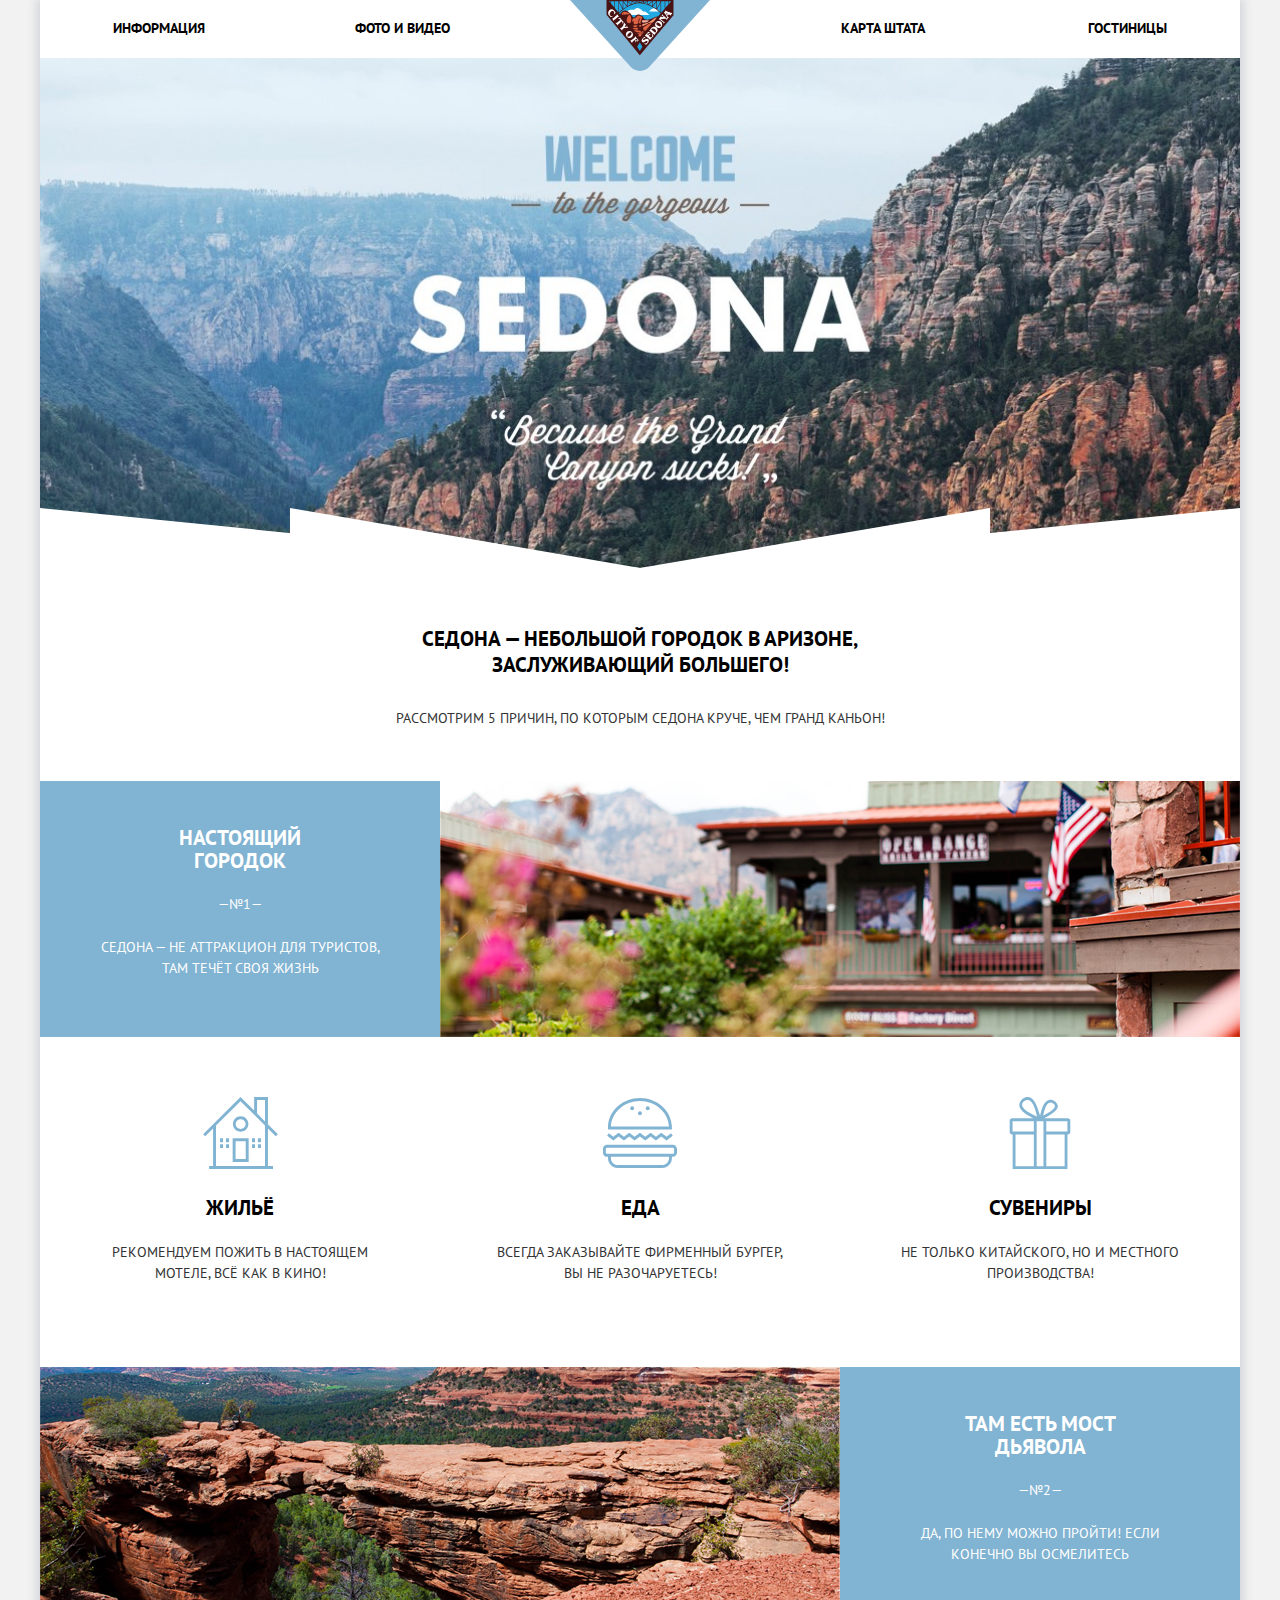
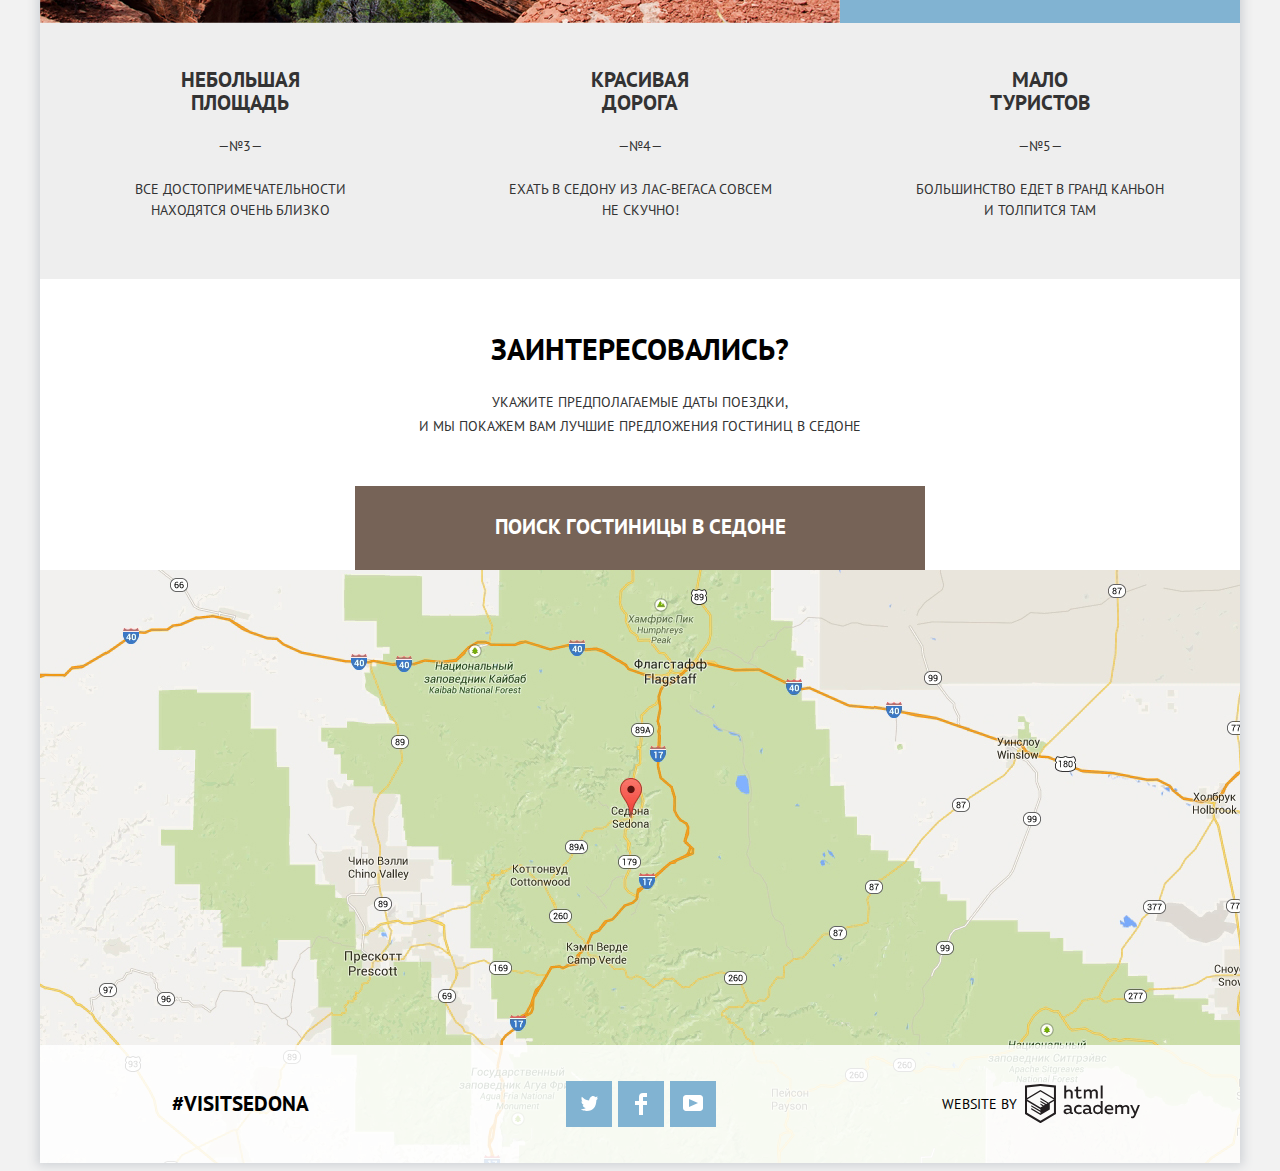
<file: index.html>
<!DOCTYPE html>
<html lang="ru">

<head>
  <meta charset="utf-8">
  <title>HTML Academy: Седона</title>
  <link href="https://fonts.googleapis.com/css?family=PT+Sans:400,700&display=swap&subset=cyrillic" rel="stylesheet">
  <link href="css/normalize.css" rel="stylesheet">
  <link href="css/style.min.css" rel="stylesheet">
</head>

<body>
  <div class="container shadow">
    <header class="container">
      <div class="site-header">
        <a href="#" class="header-logo"><img src="img/logo-sedona.svg" alt="city of sedona" width="140" height="71"></a>
        <nav>
          <ul class="main-menu">
            <li><a href="" class="item-left">информация</a></li>
            <li><a href="" class="item-left">фото и видео</a></li>
            <li><a href="catalog.html" class="item-right">гостиницы</a></li>
            <li><a href="" class="item-right">карта штата</a></li>
          </ul>
        </nav>
      </div>
    </header>
    <main class="container">
      <section class="info">
        <div class="welcome"><img src="img/welcome1.jpg" alt="welcome to the gorgeous Sedona" width="1200" height="512"></div>
        <h1>седона — небольшой городок в аризоне, заслуживающий большего!</h1>
        <p>рассмотрим 5 причин, по которым седона круче, чем гранд каньон!</p>
        <ul class="reasons">
          <li class="reason reason-first">
            <div class="reason-wrapper">
              <div class="reason-card">
                <h2>настоящий городок</h2>
                <span class="reason-number">—№1—</span>
                <p>седона — не аттракцион для туристов, там течёт своя жизнь</p>
              </div>
              <div class="reason-image"><img src="img/image-1.jpg" alt="Sedona" width="800" height="256"></div>
            </div>
            <ul class="reason-items">
              <li class="reason-item">
                <img src="img/icon-1.svg" alt="жильё" width="75" height="72">
                <h3>жильё</h3>
                <p>рекомендуем пожить в настоящем мотеле, всё как в кино!</p>
              </li>
              <li class="reason-item">
                <img src="img/icon-3.svg" alt="еда" width="74" height="72">
                <h3>еда</h3>
                <p>всегда заказывайте фирменный бургер, вы не разочаруетесь!</p>
              </li>
              <li class="reason-item">
                <img src="img/icon-2.svg" alt="сувениры" width="64" height="72">
                <h3>сувениры</h3>
                <p>не только китайского, но и местного производства!</p>
              </li>
            </ul>
          </li>
          <li class="reason reason-second">
            <div class="reason-image"><img src="img/image-2.jpg" alt="Мост дьявола" width="800" height="256"></div>
            <div class="reason-card">
              <h2>там есть мост дьявола</h2>
              <span class="reason-number">—№2—</span>
              <p>да, по нему можно пройти! если конечно вы осмелитесь</p>
            </div>
          </li>
          <li class="reason">
            <div class="reason-card">
              <h2>небольшая площадь</h2>
              <span class="reason-number">—№3—</span>
              <p>все достопримечательности находятся очень близко</p>
            </div>
          </li>
          <li class="reason">
            <div class="reason-card">
              <h2>красивая дорога</h2>
              <span class="reason-number">—№4—</span>
              <p>ехать в седону из лас-вегаса совсем не скучно!</p>
            </div>
          </li>
          <li class="reason">
            <div class="reason-card">
              <h2>мало туристов</h2>
              <span class="reason-number">—№5—</span>
              <p>большинство едет в гранд каньон и толпится там</p>
            </div>
          </li>
        </ul>
      </section>
      <section class="hotels">
        <span>заинтересовались?</span>
        <p>укажите предполагаемые даты поездки,<br>
          и мы покажем вам лучшие предложения гостиниц в седоне</p>
        <a href="#" class="popup-btn">поиск гостиницы в седоне</a>
        <form class="hotel-search modal-show">
          <ul class="hotel-date">
            <li>
              <label for="arrival">дата заезда:</label>
              <input type="text" name="arrival" placeholder="24 апреля 2017" value="" class="date-arrival" id="arrival">
              <button type="button" class="calendar"><svg class="calendar-icon" xmlns="http://www.w3.org/2000/svg" width="21" height="22" viewBox="0 0 21 22">
                  <path d="M19.251 2.025h-2.845V.648c0-.381-.294-.689-.656-.689-.363 0-.656.308-.656.689v1.377h-3.938V.648c0-.381-.294-.689-.655-.689-.363 0-.657.308-.657.689v1.377H5.906V.648c0-.381-.294-.689-.656-.689-.363 0-.657.308-.657.689v1.377H1.75C.784 2.025 0 2.847 0 3.862v16.302C0 21.179.784 22 1.75 22h17.501c.966 0 1.749-.821 1.749-1.836V3.862c0-1.015-.783-1.837-1.749-1.837zm.437 18.139a.448.448 0 0 1-.437.459H1.75a.45.45 0 0 1-.438-.459V3.862a.45.45 0 0 1 .438-.459h2.844v1.378c0 .381.294.689.657.689.362 0 .656-.308.656-.689V3.403h3.938v1.378c0 .381.294.689.657.689.361 0 .655-.308.655-.689V3.403h3.938v1.378c0 .381.293.689.656.689.362 0 .656-.308.656-.689V3.403h2.845c.241 0 .437.206.437.459v16.302z" />
                  <path d="M4.594 8.225h2.625v2.066H4.594zM4.594 11.668h2.625v2.067H4.594zM4.594 15.112h2.625v2.066H4.594zM9.188 15.112h2.625v2.066H9.188zM9.188 11.668h2.625v2.067H9.188zM9.188 8.225h2.625v2.066H9.188zM13.781 15.112h2.625v2.066h-2.625zM13.781 11.668h2.625v2.067h-2.625zM13.781 8.225h2.625v2.066h-2.625z" /></svg></button>
            </li>
            <li>
              <label for="departure">дата выезда:</label>
              <input type="text" name="departure" placeholder="4 июля 2017" class="date" value="" id="departure">
              <button type="button" class="calendar"><svg class="calendar-icon" xmlns="http://www.w3.org/2000/svg" width="21" height="22" viewBox="0 0 21 22">
                  <path d="M19.251 2.025h-2.845V.648c0-.381-.294-.689-.656-.689-.363 0-.656.308-.656.689v1.377h-3.938V.648c0-.381-.294-.689-.655-.689-.363 0-.657.308-.657.689v1.377H5.906V.648c0-.381-.294-.689-.656-.689-.363 0-.657.308-.657.689v1.377H1.75C.784 2.025 0 2.847 0 3.862v16.302C0 21.179.784 22 1.75 22h17.501c.966 0 1.749-.821 1.749-1.836V3.862c0-1.015-.783-1.837-1.749-1.837zm.437 18.139a.448.448 0 0 1-.437.459H1.75a.45.45 0 0 1-.438-.459V3.862a.45.45 0 0 1 .438-.459h2.844v1.378c0 .381.294.689.657.689.362 0 .656-.308.656-.689V3.403h3.938v1.378c0 .381.294.689.657.689.361 0 .655-.308.655-.689V3.403h3.938v1.378c0 .381.293.689.656.689.362 0 .656-.308.656-.689V3.403h2.845c.241 0 .437.206.437.459v16.302z" />
                  <path d="M4.594 8.225h2.625v2.066H4.594zM4.594 11.668h2.625v2.067H4.594zM4.594 15.112h2.625v2.066H4.594zM9.188 15.112h2.625v2.066H9.188zM9.188 11.668h2.625v2.067H9.188zM9.188 8.225h2.625v2.066H9.188zM13.781 15.112h2.625v2.066h-2.625zM13.781 11.668h2.625v2.067h-2.625zM13.781 8.225h2.625v2.066h-2.625z" /></svg></button>
            </li>
          </ul>
          <ul class="hotel-people">
            <li>
              <label for="adults">взрослые:</label>
              <button class="minus" type="button"></button>
              <input type="number" name="adults" id="adults" value="2" class="number">
              <button class="plus" type="button"></button>
            </li>
            <li>
              <label for="children">дети:</label>
              <button class="minus" type="button"></button>
              <input type="number" name="children" id="children" value="0" class="number">
              <button class="plus" type="button"></button>
            </li>
          </ul>
          <button type="submit" class="form-submit">найти</button>
        </form>
      </section>
      <section class="map">
        <iframe src="https://www.google.com/maps/embed?pb=!1m18!1m12!1m3!1d543429.9220506491!2d-112.12525789832424!3d34.862164228313574!2m3!1f0!2f0!3f0!3m2!1i1024!2i768!4f13.1!3m3!1m2!1s0x872da132f942b00d%3A0x5548c523fa6c8efd!2z0KHQtdC00L7QvdCwLCDQkNGA0LjQt9C-0L3QsCA4NjMzNiwg0KHQqNCQ!5e0!3m2!1sru!2sru!4v1572365495021!5m2!1sru!2sru" width="600" height="450" style="border:0;" allowfullscreen="" class="map-iframe"></iframe>
        <img src="img/map.jpg" alt="Карта Седоны" width="1200" height="593" class="maps">
      </section>
    </main>
    <footer class="container">
      <div class="site-footer">
        <p class="hashtag">#visitsedona</p>
        <ul class="contacts">
          <li><a href="#" class="social-button btn-tw" aria-label="twitter"><img src="img/twitter.svg" alt="Twitter" width="17" height="15"></a></li>
          <li><a href="#" class="social-button btn-fb" aria-label="Facebook"><img src="img/fb-icon.svg" alt="Facebook" width="12" height="22"></a></li>
          <li><a href="#" class="social-button btn-YT" aria-label="YouTube"><img src="img/youtube.svg" alt="YouTube" width="20" height="16"></a></li>
        </ul>
        <div class="footer-copyright">
          <p>website by</p>
          <a class="button" href="https://htmlacademy.ru/intensive/htmlcss" aria-label="HTML Academy"><svg class="footer-logo" id="Layer_1" data-name="Layer 1" xmlns="http://www.w3.org/2000/svg" viewBox="0 0 108.08 36.85">
              <title>logo-htmlacademy-small1</title>
              <path d="M44.61,26.88a2,2,0,0,0,.55-0.1v1.33a3.25,3.25,0,0,1-1.18.21,1.67,1.67,0,0,1-1.67-1,4.84,4.84,0,0,1-3.14,1.08c-1.51,0-2.91-.83-2.91-2.55,0-2.13,2-2.79,3.71-2.79a11.08,11.08,0,0,1,2.17.25v-0.3c0-1-.76-1.77-2.19-1.77a7.42,7.42,0,0,0-3,.64v-1.7a10.21,10.21,0,0,1,3.19-.55c2.36,0,3.81,1.12,3.81,3.65v3a0.54,0.54,0,0,0,.49.59h0.17Zm-6.44-1.13A1.35,1.35,0,0,0,39.63,27h0.11a3.39,3.39,0,0,0,2.41-1V24.58a9.72,9.72,0,0,0-1.81-.21c-1,0-2.16.33-2.16,1.38h0Zm12.36-6.11a5,5,0,0,1,2.57.64V22a4.08,4.08,0,0,0-2.3-.7,2.75,2.75,0,1,0,0,5.49,5,5,0,0,0,2.43-.64v1.71a6.27,6.27,0,0,1-2.76.57A4.21,4.21,0,0,1,46,24.51q0-.21,0-0.41a4.32,4.32,0,0,1,4.18-4.46h0.38Zm12.17,7.24a2,2,0,0,0,.55-0.1v1.33a3.25,3.25,0,0,1-1.18.21,1.67,1.67,0,0,1-1.67-1,4.84,4.84,0,0,1-3.14,1.08c-1.51,0-2.91-.83-2.91-2.55,0-2.13,2-2.79,3.71-2.79a11.08,11.08,0,0,1,2.17.25v-0.3c0-1-.76-1.77-2.19-1.77a7.42,7.42,0,0,0-3,.64v-1.7a10.21,10.21,0,0,1,3.19-.55c2.36,0,3.81,1.12,3.81,3.65v3a0.54,0.54,0,0,0,.49.59h0.17Zm-6.44-1.13A1.35,1.35,0,0,0,57.73,27h0.11a3.39,3.39,0,0,0,2.41-1V24.58a9.72,9.72,0,0,0-1.81-.21c-1.06,0-2.16.33-2.16,1.38h0ZM73,16V28.2H71.35V26.88a3.88,3.88,0,0,1-3.19,1.54,4.4,4.4,0,0,1,0-8.78,3.81,3.81,0,0,1,3,1.3V16H73Zm-4.53,5.22a2.76,2.76,0,1,0,0,5.52A2.86,2.86,0,0,0,71.15,25V23A2.91,2.91,0,0,0,68.49,21.27ZM79,19.64c3.31,0,4.46,2.68,3.92,5.09H76.7c0.21,1.5,1.67,2.11,3.19,2.11a6.11,6.11,0,0,0,2.64-.59v1.6a7.14,7.14,0,0,1-3,.57C77,28.42,74.78,27,74.78,24a4.18,4.18,0,0,1,4-4.39H79Zm0.09,1.54a2.28,2.28,0,0,0-2.44,2.1v0.06H81.3A2,2,0,0,0,79.13,21.18Zm5.73,7V19.87h1.65v1a3.81,3.81,0,0,1,2.78-1.27A2.86,2.86,0,0,1,91.89,21a4.12,4.12,0,0,1,2.91-1.33A3.06,3.06,0,0,1,98,23V28.2h-1.9V23.05a1.59,1.59,0,0,0-1.42-1.75H94.42a2.8,2.8,0,0,0-2.07,1.12V28.2h-1.9V23.05A1.59,1.59,0,0,0,89,21.31H88.8a3,3,0,0,0-2.21,1.29v5.63H84.86Zm21.31-8.33h1.9l-3.91,9.46c-0.9,2.17-2.09,2.86-3.35,2.86a4.76,4.76,0,0,1-1.1-.14V30.46a2.86,2.86,0,0,0,.85.12c0.9,0,1.58-.64,2.07-1.9l0.17-.42-4-8.4h2l2.86,6.29ZM38.73,1.46V6.22a3.81,3.81,0,0,1,2.7-1.14,3.25,3.25,0,0,1,3.44,3.4v5.15H43V8.72a1.81,1.81,0,0,0-1.61-2h-0.3a2.93,2.93,0,0,0-2.32,1.39v5.52h-1.9V1.46h1.9ZM49.94,2.31v3h3V6.91h-3v3.81c0,1.1.5,1.46,1.58,1.46a4.49,4.49,0,0,0,1.69-.33v1.6A6.8,6.8,0,0,1,51,13.8a2.55,2.55,0,0,1-2.86-2.74V6.89H46.58V5.26h1.5V2.74Zm5.4,11.31V5.28H57v1A3.81,3.81,0,0,1,59.77,5a2.86,2.86,0,0,1,2.6,1.33A4.12,4.12,0,0,1,65.28,5,3.06,3.06,0,0,1,68.44,8.4v5.21h-1.9V8.46a1.59,1.59,0,0,0-1.42-1.75H64.89a2.8,2.8,0,0,0-2.07,1.12v5.78h-1.9V8.46A1.59,1.59,0,0,0,59.5,6.71H59.27A3,3,0,0,0,57.06,8v5.63H55.34ZM71.17,1.45H73V13.6H71.17V1.45ZM14.71,0H14.55L0,1.54V28.21l14.55,8.66,14.55-8.66V1.54Zm12.5,27.1L14.55,34.64,1.9,27.12V16.18l12.59,7.5V25L5.86,19.9v1.31l8.68,5.21v1.39L5.87,22.65V24l8.68,5.21,8.75-5.24V18.31L27.2,16V27.12Zm0-12.53-3.48,2-1.6,1L14.51,13v1.31L21,18.23H21l-0.14.09-1,.54-5.37-3.2V17l4.24,2.52-1,.67-3.2-1.9v1.31l2.1,1.24L14.5,22.1,2,14.65,14.51,7.11Zm0-1.32L14.49,5.76,1.91,13.25v-10L14.56,1.92,27.21,3.25v10h0Z" transform="translate(0 -0.02)" />
            </svg></a>
        </div>
      </div>
    </footer>
  </div>
  <script src="js/popup.min.js"></script>
</body>

</html>
</file>
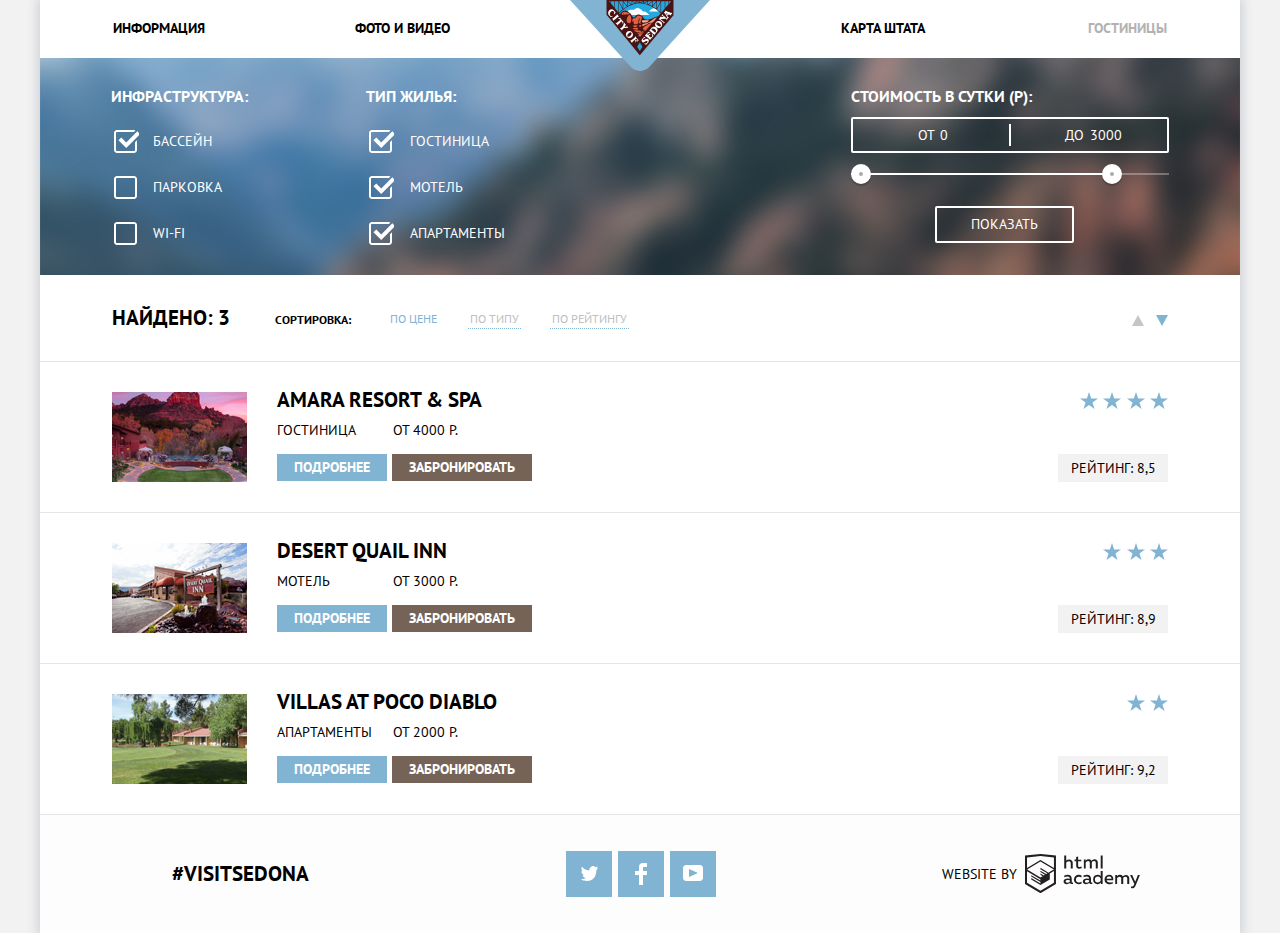
<file: catalog.html>
<!DOCTYPE html>
<html lang="ru">

<head>
  <meta charset="utf-8">
  <title>HTML Academy: Седона</title>
  <link href="https://fonts.googleapis.com/css?family=PT+Sans:400,700&display=swap&subset=cyrillic" rel="stylesheet">
  <link href="css/normalize.css" rel="stylesheet">
  <link href="css/style.min.css" rel="stylesheet">
</head>

<body>
  <div class="container shadow">
    <header class="container">
      <div class="site-header">
        <a href="index.html" class="header-logo" aria-label="главная страница"><img src="img/logo-sedona.svg" alt="city of sedona" width="140" height="71"></a>
        <nav>
          <ul class="main-menu">
            <li><a href="" class="item-left">информация</a></li>
            <li><a href="" class="item-left">фото и видео</a></li>
            <li><a href="#" class="item-right active">гостиницы</a></li>
            <li><a href="" class="item-right">карта штата</a></li>
          </ul>
        </nav>
      </div>
    </header>
    <main class="container">
      <h1 class="visually-hidden">гостиницы седоны</h1>
      <section class="catalog-filter">
        <h2 class="visually-hidden">фильтр</h2>
        <form class="filter">
          <fieldset>
            <legend>инфраструктура:</legend>
            <ul>
              <li class="filter-item">
                <input type="checkbox" name="pool" class="list-input hidden" id="pool" checked>
                <label class="list-label" for="pool">бассейн</label>
              </li>
              <li class="filter-item">
                <input type="checkbox" name="parking" class="list-input hidden" id="parking">
                <label class="list-label" for="parking">парковка</label>
              </li>
              <li class="filter-item">
                <input type="checkbox" name="wi-fi" class="list-input hidden" id="wi-fi">
                <label class="list-label" for="wi-fi">wi-fi</label>
              </li>
            </ul>
          </fieldset>
          <fieldset>
            <legend>тип жилья:</legend>
            <ul class="type-house">
              <li class="filter-item">
                <input type="checkbox" name="hotel" class="list-input hidden" id="hotel" checked>
                <label class="list-label" for="hotel">гостиница</label>
              </li>
              <li class="filter-item">
                <input type="checkbox" name="motel" class="list-input hidden" id="motel" checked>
                <label class="list-label" for="motel">мотель</label>
              </li>
              <li class="filter-item">
                <input type="checkbox" name="apartments" class="list-input hidden" id="apartments" checked>
                <label class="list-label" for="apartments">апартаменты</label>
              </li>
            </ul>
          </fieldset>
          <div class="range">
            <fieldset class="filter-range">
              <legend class="filter-range-title">Стоимость в сутки (р):</legend>
              <div class="price-controls">
                <label class="min-price">от <input type="text" name="min-price" value="0"></label>
                <label class="max-price">до <input type="text" name="max-price" value="3000"></label>
              </div>
              <div class="range-controls">
                <div class="scale">
                  <div class="bar"></div>
                </div>
                <div class="range-toggle range-toggle-min"></div>
                <div class="range-toggle range-toggle-max"></div>
              </div>
            </fieldset>
            <button class="btn-transparent" type="submit">Показать</button>
          </div>
        </form>
      </section>
      <section class="sorting">
        <p class="result">найдено:<span> 3</span></p>
        <h2>сортировка:</h2>
        <ul class="sorting-btn">
          <li><button class="btn active" type="button">по цене</button></li>
          <li><button class="btn" type="button">по типу</button></li>
          <li><button class="btn" type="button">по рейтингу</button></li>
        </ul>
        <div class="arrows">
          <button class="arrow up" type="button" aria-label="по возрастанию"></button>
          <button class="arrow down active" type="button" aria-label="по убыванию"></button>
        </div>
      </section>
      <section class="catalog">
        <h2 class="visually-hidden">список гостиниц</h2>
        <ul class="hotels-list">
          <li class="list-item">
            <img src="img/hotel1.jpg" alt="фото amara resort & spa" width="135" height="90">
            <div class="item-info">
              <a href="" class="title">amara resort & spa</a>
              <span class="item-category">гостиница</span>
              <span class="item-price">от 4000 Р.</span>
              <a href="#" class="item-btn detail">подробнее</a>
              <a href="#" class="item-btn reservation">забронировать</a>
            </div>
            <div class="item-rating">
              <ul class="rating-stars">
                <li class="star"></li>
                <li class="star"></li>
                <li class="star"></li>
                <li class="star"></li>
              </ul>
              <div class="rating">рейтинг: 8,5</div>
            </div>
          </li>
          <li class="list-item">
            <img src="img/hotel2.jpg" alt="фото desert quail inn" width="135" height="90">
            <div class="item-info">
              <a href="" class="title">desert quail inn</a>
              <span class="item-category">мотель</span>
              <span class="item-price">от 3000 Р.</span>
              <a href="#" class="item-btn detail">подробнее</a>
              <a href="#" class="item-btn reservation">забронировать</a>
            </div>
            <div class="item-rating">
              <ul class="rating-stars">
                <li class="star"></li>
                <li class="star"></li>
                <li class="star"></li>
              </ul>
              <div class="rating">рейтинг: 8,9</div>
            </div>
          </li>
          <li class="list-item">
            <img src="img/hotel3.jpg" alt="фото villas at poco diablo" width="135" height="90">
            <div class="item-info">
              <a href="" class="title">villas at poco diablo</a>
              <span class="item-category">апартаменты</span>
              <span class="item-price">от 2000 Р.</span>
              <a href="#" class="item-btn detail">подробнее</a>
              <a href="#" class="item-btn reservation">забронировать</a>
            </div>
            <div class="item-rating">
              <ul class="rating-stars">
                <li class="star"></li>
                <li class="star"></li>
              </ul>
              <div class="rating">рейтинг: 9,2</div>
            </div>
          </li>
        </ul>
      </section>
    </main>
    <footer class="container">
      <div class="site-footer">
        <p class="hashtag">#visitsedona</p>
        <ul class="contacts">
          <li><a href="#" class="social-button btn-tw" aria-label="Twitter"><img src="img/twitter.svg" alt="Twitter" width="17" height="15"></a></li>
          <li><a href="#" class="social-button btn-fb" aria-label="Facebook"><img src="img/fb-icon.svg" alt="Facebook" width="12" height="22"></a></li>
          <li><a href="#" class="social-button btn-YT" aria-label="YouTube"><img src="img/youtube.svg" alt="YouTube" width="20" height="16"></a></li>
        </ul>
        <div class="footer-copyright">
          <p>website by</p>
          <a class="button" href="https://htmlacademy.ru/intensive/htmlcss" aria-label="HTML Academy"><svg class="footer-logo" id="Layer_1" data-name="Layer 1" xmlns="http://www.w3.org/2000/svg" viewBox="0 0 108.08 36.85">
              <title>logo-htmlacademy-small1</title>
              <path d="M44.61,26.88a2,2,0,0,0,.55-0.1v1.33a3.25,3.25,0,0,1-1.18.21,1.67,1.67,0,0,1-1.67-1,4.84,4.84,0,0,1-3.14,1.08c-1.51,0-2.91-.83-2.91-2.55,0-2.13,2-2.79,3.71-2.79a11.08,11.08,0,0,1,2.17.25v-0.3c0-1-.76-1.77-2.19-1.77a7.42,7.42,0,0,0-3,.64v-1.7a10.21,10.21,0,0,1,3.19-.55c2.36,0,3.81,1.12,3.81,3.65v3a0.54,0.54,0,0,0,.49.59h0.17Zm-6.44-1.13A1.35,1.35,0,0,0,39.63,27h0.11a3.39,3.39,0,0,0,2.41-1V24.58a9.72,9.72,0,0,0-1.81-.21c-1,0-2.16.33-2.16,1.38h0Zm12.36-6.11a5,5,0,0,1,2.57.64V22a4.08,4.08,0,0,0-2.3-.7,2.75,2.75,0,1,0,0,5.49,5,5,0,0,0,2.43-.64v1.71a6.27,6.27,0,0,1-2.76.57A4.21,4.21,0,0,1,46,24.51q0-.21,0-0.41a4.32,4.32,0,0,1,4.18-4.46h0.38Zm12.17,7.24a2,2,0,0,0,.55-0.1v1.33a3.25,3.25,0,0,1-1.18.21,1.67,1.67,0,0,1-1.67-1,4.84,4.84,0,0,1-3.14,1.08c-1.51,0-2.91-.83-2.91-2.55,0-2.13,2-2.79,3.71-2.79a11.08,11.08,0,0,1,2.17.25v-0.3c0-1-.76-1.77-2.19-1.77a7.42,7.42,0,0,0-3,.64v-1.7a10.21,10.21,0,0,1,3.19-.55c2.36,0,3.81,1.12,3.81,3.65v3a0.54,0.54,0,0,0,.49.59h0.17Zm-6.44-1.13A1.35,1.35,0,0,0,57.73,27h0.11a3.39,3.39,0,0,0,2.41-1V24.58a9.72,9.72,0,0,0-1.81-.21c-1.06,0-2.16.33-2.16,1.38h0ZM73,16V28.2H71.35V26.88a3.88,3.88,0,0,1-3.19,1.54,4.4,4.4,0,0,1,0-8.78,3.81,3.81,0,0,1,3,1.3V16H73Zm-4.53,5.22a2.76,2.76,0,1,0,0,5.52A2.86,2.86,0,0,0,71.15,25V23A2.91,2.91,0,0,0,68.49,21.27ZM79,19.64c3.31,0,4.46,2.68,3.92,5.09H76.7c0.21,1.5,1.67,2.11,3.19,2.11a6.11,6.11,0,0,0,2.64-.59v1.6a7.14,7.14,0,0,1-3,.57C77,28.42,74.78,27,74.78,24a4.18,4.18,0,0,1,4-4.39H79Zm0.09,1.54a2.28,2.28,0,0,0-2.44,2.1v0.06H81.3A2,2,0,0,0,79.13,21.18Zm5.73,7V19.87h1.65v1a3.81,3.81,0,0,1,2.78-1.27A2.86,2.86,0,0,1,91.89,21a4.12,4.12,0,0,1,2.91-1.33A3.06,3.06,0,0,1,98,23V28.2h-1.9V23.05a1.59,1.59,0,0,0-1.42-1.75H94.42a2.8,2.8,0,0,0-2.07,1.12V28.2h-1.9V23.05A1.59,1.59,0,0,0,89,21.31H88.8a3,3,0,0,0-2.21,1.29v5.63H84.86Zm21.31-8.33h1.9l-3.91,9.46c-0.9,2.17-2.09,2.86-3.35,2.86a4.76,4.76,0,0,1-1.1-.14V30.46a2.86,2.86,0,0,0,.85.12c0.9,0,1.58-.64,2.07-1.9l0.17-.42-4-8.4h2l2.86,6.29ZM38.73,1.46V6.22a3.81,3.81,0,0,1,2.7-1.14,3.25,3.25,0,0,1,3.44,3.4v5.15H43V8.72a1.81,1.81,0,0,0-1.61-2h-0.3a2.93,2.93,0,0,0-2.32,1.39v5.52h-1.9V1.46h1.9ZM49.94,2.31v3h3V6.91h-3v3.81c0,1.1.5,1.46,1.58,1.46a4.49,4.49,0,0,0,1.69-.33v1.6A6.8,6.8,0,0,1,51,13.8a2.55,2.55,0,0,1-2.86-2.74V6.89H46.58V5.26h1.5V2.74Zm5.4,11.31V5.28H57v1A3.81,3.81,0,0,1,59.77,5a2.86,2.86,0,0,1,2.6,1.33A4.12,4.12,0,0,1,65.28,5,3.06,3.06,0,0,1,68.44,8.4v5.21h-1.9V8.46a1.59,1.59,0,0,0-1.42-1.75H64.89a2.8,2.8,0,0,0-2.07,1.12v5.78h-1.9V8.46A1.59,1.59,0,0,0,59.5,6.71H59.27A3,3,0,0,0,57.06,8v5.63H55.34ZM71.17,1.45H73V13.6H71.17V1.45ZM14.71,0H14.55L0,1.54V28.21l14.55,8.66,14.55-8.66V1.54Zm12.5,27.1L14.55,34.64,1.9,27.12V16.18l12.59,7.5V25L5.86,19.9v1.31l8.68,5.21v1.39L5.87,22.65V24l8.68,5.21,8.75-5.24V18.31L27.2,16V27.12Zm0-12.53-3.48,2-1.6,1L14.51,13v1.31L21,18.23H21l-0.14.09-1,.54-5.37-3.2V17l4.24,2.52-1,.67-3.2-1.9v1.31l2.1,1.24L14.5,22.1,2,14.65,14.51,7.11Zm0-1.32L14.49,5.76,1.91,13.25v-10L14.56,1.92,27.21,3.25v10h0Z" transform="translate(0 -0.02)" />
            </svg></a>
        </div>
      </div>
    </footer>
  </div>
</body>

</html>
</file>
<file: css/style.min.css>
body{padding:0;margin:0;font-family:'PT Sans',Arial,sans-serif;font-size:14px;line-height:26px;text-transform:uppercase;background-color:#f2f2f2}a{text-decoration:none}.container.shadow{box-shadow:0 0 10px 3px #cfd2d6}.container{width:1200px;margin:0 auto}.visually-hidden{position:absolute;width:1px;height:1px;margin:-1px;border:0;padding:0;white-space:nowrap;overflow:hidden}.site-header{position:relative;display:flex;min-height:56px;padding:0 73px;background-color:#fff}.header-logo{position:absolute;top:0;left:50%;transform:translateX(-50%);z-index:1}.header-logo:focus{outline:none}.main-menu{width:1054px;margin:0;padding:0;list-style:none;font-weight:700}.main-menu .active{color:#b2b2b2}.main-menu li{width:242px;padding-top:15px;padding-bottom:17px;color:#000;background-color:#fff}.main-menu a{color:#000}.main-menu a:hover,.main-menu a:focus{color:#81b3d2;outline:none}.main-menu li:nth-child(4n+1),.main-menu li:nth-child(4n+2){float:left}.main-menu li:nth-child(4n+3),.main-menu li:nth-child(4n+4){float:right;text-align:right}.main-menu a:active{color:#b2b2b2}.info{background-color:#fff;text-align:center;color:#333}.welcome{position:relative}.welcome::before{content:"";position:absolute;left:0;bottom:0;width:0;height:0;border:600px solid #fff;border-top:60px solid transparent;border-bottom:10px solid #fff}.welcome::after{content:"";position:absolute;left:250px;bottom:0;width:0;height:0;border:350px solid #fff;border-top:60px solid transparent;border-bottom:10px solid #fff}.info h1,.info h3{font-size:21px;line-height:26px;font-weight:700;color:#000;margin:0}.info h1{width:450px;margin:0 auto;margin-top:48px;margin-bottom:27px}.info h2{line-height:23px;margin:0 auto;width:160px;margin-bottom:19px}.reason-second h2{width:151px}.info p{margin-bottom:50px}.reasons p{line-height:21px;margin:0;margin-top:20px}.reasons,.reason-items{list-style:none;margin:0;padding:0;display:flex;flex-wrap:wrap}.reason-card{width:302px;min-height:166px;padding:45px 49px}.reasons .reason:nth-child(3) .reason-card,.reasons .reason:nth-child(4) .reason-card{padding:45px 65px;width:270px}.reasons .reason:nth-child(5) .reason-card{padding:45px 75px;width:250px}.reasons .reason:nth-child(5) h2{width:140px}.reason-item{width:298px;min-height:210px;padding:60px 51px}.reason-item h3{margin:18px auto;margin-bottom:21px}.reason-image{width:800px;height:256px}.reason-first{display:flex;flex-direction:column}.reason-second{display:flex}.reason-wrapper{display:flex}.reason{background-color:#eee}.reason-items{background-color:#fff}.reason-first .reason-card,.reason-second .reason-card{color:#fff;background-color:#81b3d2}.hotels{position:relative;background-color:#fff;text-align:center;padding-top:55px}.hotels span{font-size:30px;line-height:30px;font-weight:700}.hotels p{line-height:24px;color:#333;margin-top:22px;margin-bottom:48px}.popup-btn{display:block;padding-top:28px;padding-bottom:29.5px;margin:0 auto;width:570px;font-size:21px;line-height:26px;font-weight:700;color:#fff;background-color:#766357;outline:none;z-index:4}.popup-btn:hover,.popup-btn:focus{background-color:#604e43}.popup-btn:active{color:#766860;background-color:#503e33}.hotel-search{display:none;position:absolute;top:100%;left:26.25%;width:457px;margin:0 auto;font-weight:700;padding:55px;padding-left:58px;text-align:left;z-index:3;background-color:#fff}.modal-show{display:block;animation:bounce 0.6s}@keyframes bounce{0%{transform:translateY(-60px)}70%{transform:translateY(30px)}90%{transform:translateY(-10px)}100%{transform:translateY(0)}}.hotel-search ul{list-style:none;padding:0}.hotel-search li{margin-bottom:27.5px}.hotel-search input{font:inherit;text-transform:uppercase;background-color:#f2f2f2;border:none;outline:none}.hotel-search input:hover{background-color:#ebebeb}.hotel-search input:focus{background-color:#fff;border:2px solid #e5e5e5}.hotel-search input::placeholder{color:#000;text-transform:uppercase}.hotel-date{margin:0;margin-bottom:32px}.hotel-date input{width:333px;padding-left:8px;padding-top:6px;padding-bottom:3px;border:2px solid transparent}.hotel-date li{position:relative;display:flex;justify-content:space-between}.hotel-date label{padding-top:7px}.hotel-date .date{margin-left:13.5px}.hotel-date .date-arrival{margin-left:17px}.hotel-people{display:flex;margin:0}.hotel-people label{margin-top:5px}.hotel-people li{width:225px;position:relative;display:flex}.hotel-people li:last-child{margin-left:auto;padding-left:45px;width:180px}.hotel-people .number{width:110px;text-align:center;padding-top:4px;padding-bottom:3px;border:2px solid transparent;margin-left:auto}.number[type=number]::-webkit-inner-spin-button,.number[type=number]::-webkit-outer-spin-button{-webkit-appearance:none;margin:0}.number[type="number"]{-moz-appearance:textfield}.minus{position:absolute;top:0;right:75px;outline:none;border:none;padding:0;background-color:transparent;width:38px;height:38px}.minus::before{content:"";position:absolute;top:17px;left:13px;background-color:#a9a9a9;width:12px;height:3px}.plus{position:absolute;top:0;right:0;outline:none;border:none;padding:0;background-color:transparent;width:38px;height:38px}.plus::before{content:"";position:absolute;left:17px;top:14px;width:3px;height:11px;background-color:#a9a9a9}.plus::after{content:"";position:absolute;left:13px;top:18px;background-color:#a9a9a9;width:11px;height:3px}.plus:hover::after,.plus:hover::before,.minus:hover::before,.plus:focus::after,.plus:focus::before,.minus:focus::before{background-color:#000}.plus:active::after,.plus:active::before,.minus:active::before{background-color:#81b3d2}.calendar{border:none;outline:none;position:absolute;top:0;right:0;width:38px;height:38px;background-color:transparent}.calendar-icon{fill:#ccc}.calendar:hover .calendar-icon,.calendar:focus .calendar-icon{fill:#000}.calendar:active .calendar-icon{fill:#c8deeb}.form-submit{width:456px;padding-top:16px;padding-bottom:18px;margin-top:25px;font-size:21px;line-height:26px;font-weight:700;color:#fff;background-color:#81b3d2;border:none;outline:none;text-transform:uppercase}.form-submit:hover,.form-submit:focus{background-color:#669ec0}.form-submit:active{color:#7aadcb;background-color:#5496bd}.map{position:relative;max-height:475px}.map-iframe{position:absolute;top:0;left:0;z-index:2;width:100%;height:475px}.site-footer{position:relative;display:flex;text-align:center;padding-top:36px;padding-bottom:36px;z-index:1}.site-footer::before{content:"";position:absolute;top:0;left:0;width:100%;height:100%;background-color:#fff;opacity:.85;z-index:-1}.hashtag{margin:0;padding-top:10px;font-size:21px;line-height:26px;font-weight:700;width:400px}.contacts{margin:0 auto;padding:0;display:flex;justify-content:space-between;flex-wrap:wrap;list-style:none;width:150px;min-height:45px}.contacts a{display:block;width:46px;height:26px;padding-top:12px;padding-bottom:8px;outline:none;background-color:#81b3d2}.contacts a:hover,.contacts a:focus{background-color:#669ec0}.contacts li:active{background-color:#5496bd}.footer-copyright{width:198px;display:flex;justify-content:space-between;margin:0 100px;padding-top:3px}.footer-copyright p{margin:0;padding-top:7px}.footer-copyright .button{width:115px;height:41px;outline:none}.footer-logo{fill:#231f20}.footer-copyright .button:hover .footer-logo,.footer-copyright .button:focus .footer-logo{fill:#98c1da}.footer-copyright .button:active .footer-logo{fill:#bdbbbc}.sorting{display:flex;padding:30px 72px;background-color:#fff}.sorting .result{margin:0;font-size:21px;line-height:26px;font-weight:700;width:135px}.sorting h2{font-size:12px;line-height:18px;margin:0;padding-left:28px;padding-right:5px;padding-top:6px}.sorting-btn{display:flex;margin:0;margin-left:32px;padding:0;list-style:none}.sorting-btn .btn{margin-right:29px;padding:0 2px;font-size:12px;line-height:18px;color:silver;text-transform:uppercase;border:none;outline:none;background-color:#fff;border-bottom:1px dotted #81b3d2}.sorting-btn .btn:hover,.sorting-btn .btn:focus{color:#81b3d2}.sorting-btn .btn:active{color:#000;border:none}.btn.active{color:#81b3d2;border:none}.arrows{display:flex;margin-left:auto;padding-top:10px}.arrows .arrow{padding:0;margin-left:12px;background-color:#fff;outline:none;width:0;height:0;border:6px solid #c5c5c5;border-top-width:0;border-color:transparent;border-bottom-color:#c5c5c5;border-bottom-width:11px}.arrows .arrow:hover,.arrows .arrow:focus{border-bottom-color:#000}.arrows .arrow:active{border-bottom-color:#81b3d2}.arrow.active{border-bottom-color:#81b3d2}.arrow.down{transform:rotate(180deg)}.catalog{background-color:#fff}.hotels-list,.rating-stars{font-size:14px;line-height:21px;list-style:none;margin:0;padding:0}.item-rating{display:flex;flex-direction:column;justify-content:space-between}.rating{background-color:#f2f2f2;width:110px;text-align:center;padding-top:4px;padding-bottom:3px}.rating-stars{display:flex;justify-content:flex-end;flex-wrap:wrap;height:18px}.star{width:18px;height:30px;margin-left:5.5px;background:url(../img/star.svg) no-repeat 0 0}.item-info .title{font-size:21px;line-height:26px;font-weight:700;color:#000;margin-top:-5px;margin-bottom:6px}.item-info .title:hover,.item-info .title:focus{color:#81b3d2;outline:none}.item-info .title:active{color:#b2b2b2}.item-btn{color:#fff;font-weight:700;margin:0;padding:0 17px;padding-top:3px;height:24px}.item-btn.detail{background-color:#81b3d2;margin-right:5px}.item-btn.detail:hover,.item-btn.detail:focus{background-color:#669ec0;outline:none}.item-btn.detail:active{color:#88b6d1;background-color:#5496bd}.item-btn.reservation{background-color:#766357}.item-btn.reservation:hover,.item-btn.reservation:focus{background-color:#604e43;outline:none}.item-btn.reservation:active{color:#857871;background-color:#503e33}.list-item{display:flex;border-bottom:1px solid #e5e5e5;padding:30px 72px}.list-item:first-child{border-top:1px solid #e5e5e5}.item-info{display:flex;flex-wrap:wrap;width:260px;padding-left:30px}.item-category{width:116px;margin-bottom:11px}.item-rating{margin-left:auto}.catalog-filter{min-height:162px;padding:28px 71px;padding-bottom:6px;color:#fff;background-color:#3f769f;background:url(../img/filter-background.jpg) no-repeat 0 -60px}.filter{display:flex;flex-wrap:wrap}.filter fieldset{width:255px;border:none;padding:0;margin:0}.filter ul{font-size:14px;line-height:21px;list-style:none;padding:0;margin:0}.filter legend{font-size:16px;line-height:21px;font-weight:700;margin-bottom:24px}.filter label{margin-left:24.5px}.type-house label{margin-left:27px}.filter-item{position:relative;padding-bottom:25px}.list-input.hidden{opacity:0}.list-label::before{position:absolute;content:"";top:-1px;left:3px;width:25px;height:25px;background:url(../img/checkbox-off.svg) no-repeat 0 0}.list-input:focus~.list-label{outline:2px solid #4D90FE}.list-input:checked~.list-label::before{background:url(../img/checkbox-on.svg) no-repeat 0 0}.list-input:disabled~.list-label::before{opacity:.3}.range{margin-left:auto}.range fieldset{width:318px}.range legend{margin-bottom:10px}.btn-transparent{display:block;margin:0;margin-left:84px;padding:6px 34px;font-size:14px;line-height:21px;text-transform:uppercase;color:#fff;background:transparent;border:2px solid #fff;border-radius:2px;cursor:pointer}.btn-transparent:hover,.btn-transparent:focus{color:#000;background:#fff;outline:none}.price-controls{position:relative;height:27px;padding-top:5px;margin-bottom:20px;font-size:0;border:2px solid #fff;border-radius:2px}.price-controls::after{content:"";position:absolute;top:50%;left:50%;width:2px;height:22px;background:#fff;transform:translate(-50%,-50%)}.price-controls label{display:inline-block;margin:0;padding:0;font-size:14px;line-height:21px;vertical-align:top;cursor:pointer}.price-controls .min-price{width:90px;padding-left:65px}.price-controls .max-price{padding-left:57px}.price-controls input{width:50px;margin:0;color:inherit;font:inherit;background:transparent;border:none;outline:none}.range-controls{position:relative;margin-bottom:31px}.range-controls .scale{height:2px;background:rgba(255,255,255,.3)}.range-controls .bar{width:80%;height:2px;background:#fff}.range-toggle{position:absolute;top:-9px;width:4px;height:4px;background:#ababab;border:8px solid #fff;border-radius:50%;box-shadow:0 2px 1px 0 rgba(0,1,1,.2);cursor:pointer}.range-toggle:hover{background:#1c4f80}.range-toggle-min{left:0}.range-toggle-max{left:79%}
</file>
